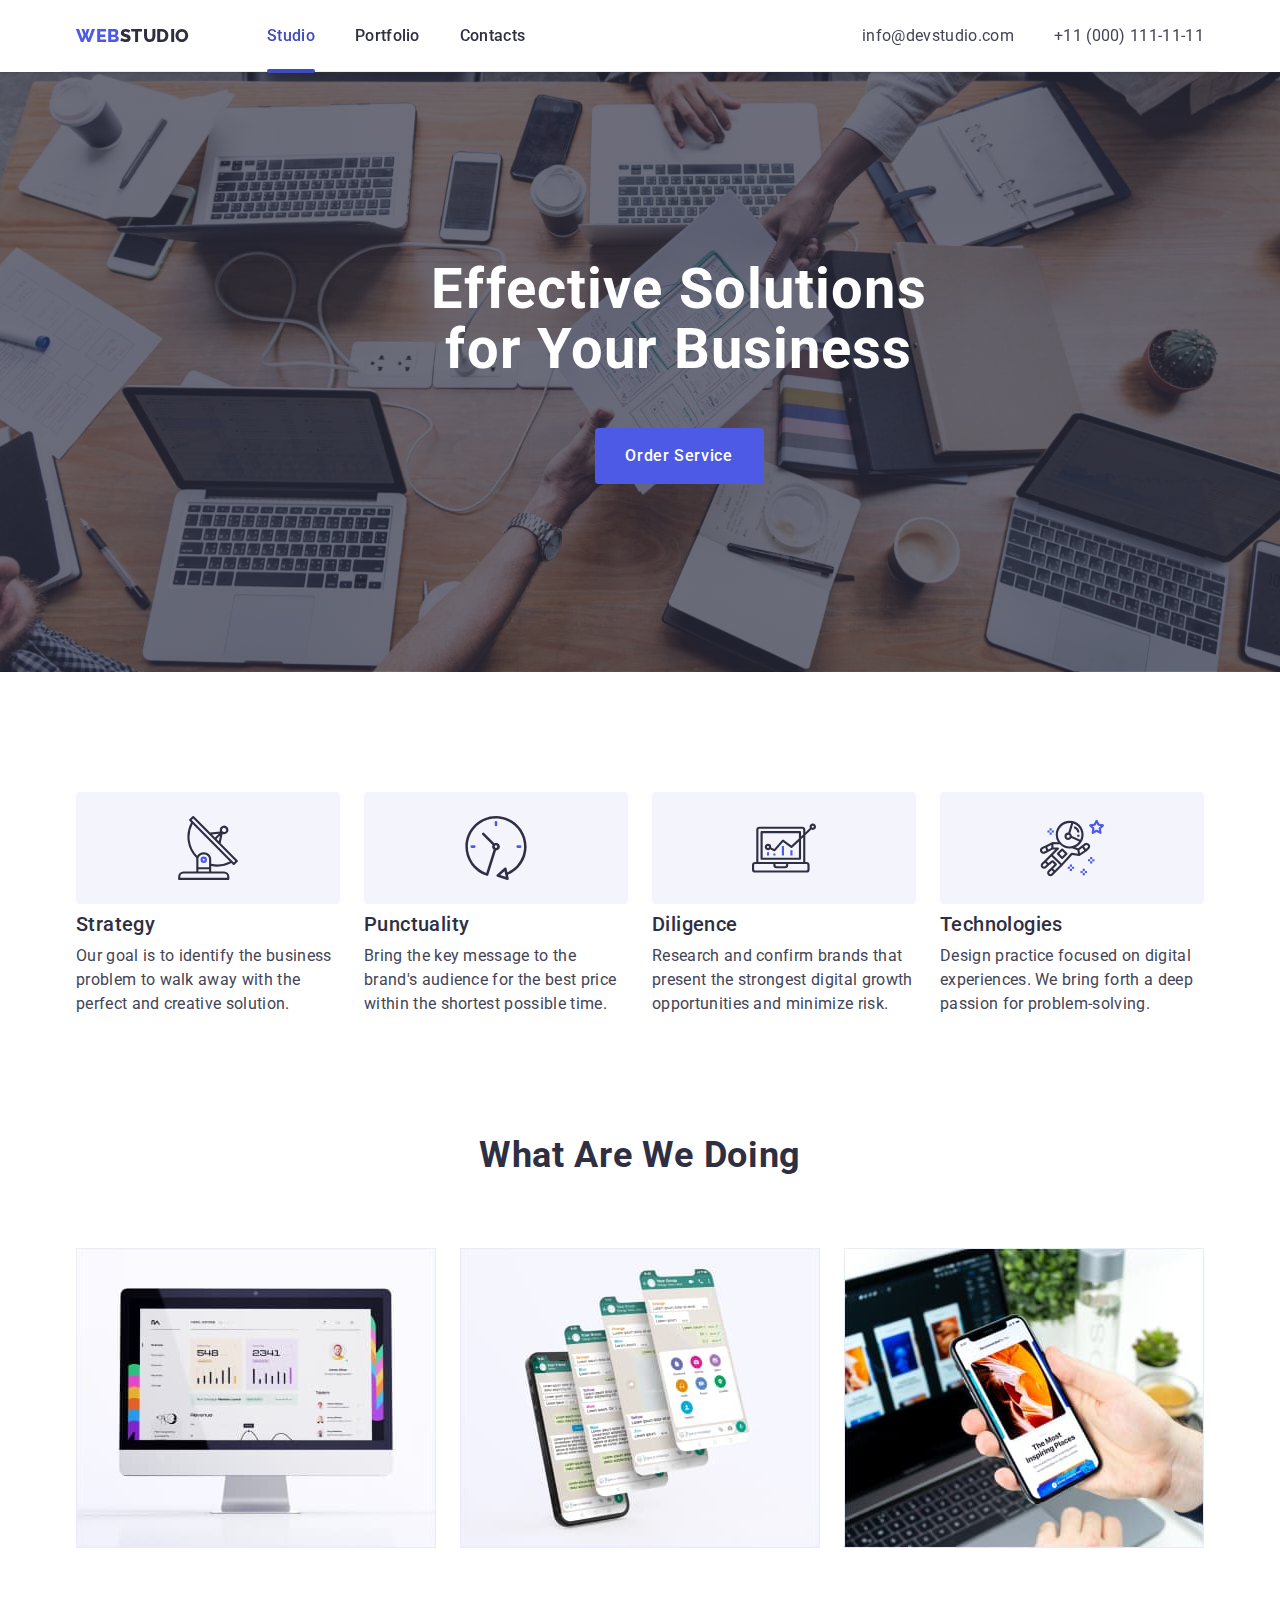
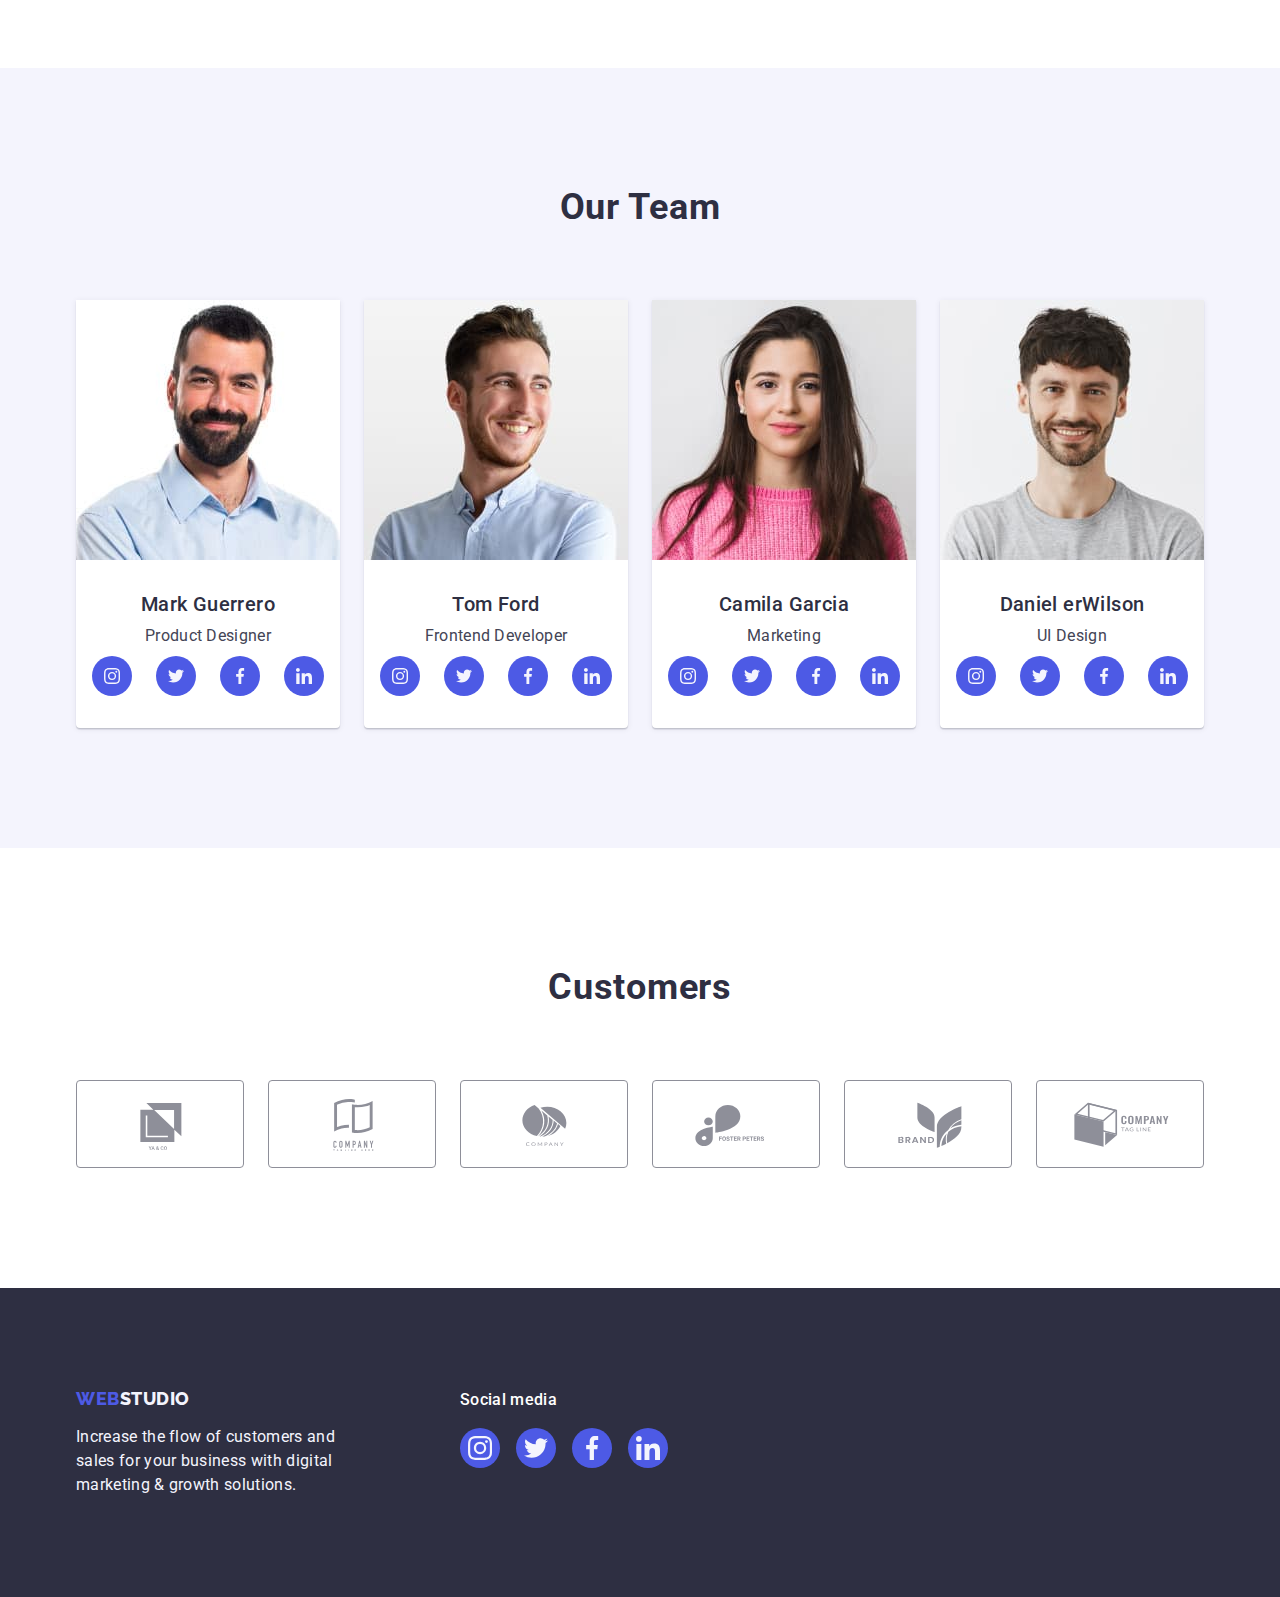
<file: index.html>
<!DOCTYPE html>
<html lang="en">
  <head>
    <meta charset="UTF-8" />
    <meta name="viewport" content="width=device-width, initial-scale=1.0" />
    <!--
      ================================
          Style normalization link
      ================================
    -->
    <link
      rel="stylesheet"
      href="https://cdn.jsdelivr.net/npm/modern-normalize@2.0.0/modern-normalize.min.css"
    />
    <!--
      ================================
          Fonts
      ================================
    -->
    <link rel="preconnect" href="https://fonts.googleapis.com" />
    <link rel="preconnect" href="https://fonts.gstatic.com" crossorigin />
    <link
      href="https://fonts.googleapis.com/css2?family=Raleway:wght@800&family=Roboto:wght@400;500;700&display=swap"
      rel="stylesheet"
    />
    <!--
        ================================
           Connecting additional pages
        ================================
      -->
    <link rel="stylesheet" href="./css/style.css" />
    <!--
        ================================
           Page's name
        ================================
      -->
    <title>Studio</title>
  </head>

  <body>
    <header class="section header">
      <!--
        ================================
           Top line
        ================================
      -->
      <div class="top-line placement-in-a-line container">
        <nav class="placement-in-a-line nav">
          <!--Logo-->
          <a class="link logo" href="./index.html">
            web<span class="logo-studio">Studio</span>
          </a>

          <ul class="placement-in-a-line list navigation-box">
            <li>
              <a class="link text-link current" href="./index.html"> Studio </a>
            </li>
            <li>
              <a class="link text-link" href="./portfolio.html"> Portfolio </a>
            </li>
            <li>
              <a class="link text-link" href=""> Contacts </a>
            </li>
          </ul>
        </nav>

        <address class="contacts">
          <ul class="list placement-in-a-line navigation-box">
            <li>
              <a class="link contact-box" href="mailto:info@devstudio.com">
                info@devstudio.com
              </a>
            </li>

            <li>
              <a class="link contact-box" href="tel:+110001111111">
                +11 (000) 111-11-11
              </a>
            </li>
          </ul>
        </address>
      </div>
    </header>

    <main>
      <!--
        =============================================
           1. Effective Solutions for Your Business
        =============================================
      -->
      <section class="title-background-box section">
        <div class="container title-box">
          <h1 class="main-title">Effective Solutions for Your Business</h1>
          <button
            data-modal-open
            class="main-button data-modal-open"
            type="button"
          >
            Order Service
          </button>
        </div>
      </section>
      <!--============================================= 
      2. Advantages
 ============================================= -->
      <section class="main-advantages-section section">
        <div class="container">
          <h2 class="visually-hidden">Advantages</h2>
          <ul class="list placement-in-a-line advantages-gap">
            <li class="advantages-card">
              <div class="icon-box">
                <svg class="advantages-icon" width="64" height="64">
                  <use href="./images/icons.svg#icon-s2-antenna"></use>
                </svg>
              </div>
              <h3 class="advantages-title">Strategy</h3>
              <p class="advantages-text">
                Our goal is to identify the business problem to walk away with
                the perfect and creative solution.
              </p>
            </li>

            <li class="advantages-card">
              <div class="icon-box">
                <svg class="advantages-icon" width="64" height="64">
                  <use href="./images/icons.svg#icon-s2-clock"></use>
                </svg>
              </div>
              <h3 class="advantages-title">Punctuality</h3>
              <p class="advantages-text">
                Bring the key message to the brand's audience for the best price
                within the shortest possible time.
              </p>
            </li>

            <li class="advantages-card">
              <div class="icon-box">
                <svg class="advantages-icon" width="64" height="64">
                  <use href="./images/icons.svg#icon-s2-diagram"></use>
                </svg>
              </div>
              <h3 class="advantages-title">Diligence</h3>
              <p class="advantages-text">
                Research and confirm brands that present the strongest digital
                growth opportunities and minimize risk.
              </p>
            </li>

            <li class="advantages-card">
              <div class="icon-box">
                <svg class="advantages-icon" width="64" height="64">
                  <use href="./images/icons.svg#icon-s2-astronaut"></use>
                </svg>
              </div>
              <h3 class="advantages-title">Technologies</h3>
              <p class="advantages-text">
                Design practice focused on digital experiences. We bring forth a
                deep passion for problem-solving.
              </p>
            </li>
          </ul>
        </div>
      </section>

      <!--
        =============================================
           3. What are we doing
        =============================================
      -->
      <section class="main-opportunities-section section">
        <div class="container">
          <h2 class="opportunities-title">What are we doing</h2>
          <ul class="list placement-in-a-line advantages-gap">
            <li class="opportunities-card">
              <img
                src="./images/main-images/rectangle171.jpg"
                alt="desktop"
                width="360"
              />
            </li>

            <li class="opportunities-card">
              <img
                src="./images/main-images/rectangle172.jpg"
                alt="mobile format"
                width="360"
              />
            </li>

            <li class="opportunities-card">
              <img
                src="./images/main-images/rectangle173.jpg"
                alt="mobile synchronized with the computer"
                width="360"
              />
            </li>
          </ul>
        </div>
      </section>

      <!--
        =============================================
           4. Our Team
        =============================================
      -->
      <section class="main-section-team section">
        <div class="container">
          <h2 class="opportunities-title">Our Team</h2>
          <ul class="list placement-in-a-line advantages-gap">
            <li class="card">
              <img
                src="./images/main-images/img01.jpg"
                alt="M.Guerrero's photo"
                width="264"
              />
              <div class="description-card">
                <h3 class="card-name">Mark Guerrero</h3>
                <p class="card-text">Product Designer</p>
                <ul
                  class="placement-in-a-line list social-links social-team-card"
                >
                  <li class="social-card-item">
                    <a
                      class="link link-team-icons"
                      href="https://www.instagram.com/"
                      target="_blank"
                    >
                      <svg class="icon" width="16" height="16">
                        <use href="./images/icons.svg#icon-f-instagram"></use>
                      </svg>
                    </a>
                  </li>

                  <li class="social-card-item">
                    <a
                      class="link link-team-icons"
                      href="https://twitter.com/"
                      target="_blank"
                    >
                      <svg class="icon" width="16" height="16">
                        <use href="./images/icons.svg#icon-f-twitter"></use>
                      </svg>
                    </a>
                  </li>

                  <li class="social-card-item">
                    <a
                      class="link link-team-icons"
                      href="https://www.facebook.com/"
                      target="_blank"
                    >
                      <svg class="icon" width="16" height="16">
                        <use href="./images/icons.svg#icon-f-facebook"></use>
                      </svg>
                    </a>
                  </li>

                  <li class="social-card-item">
                    <a
                      class="link link-team-icons"
                      href="https://www.linkedin.com/"
                      target="_blank"
                    >
                      <svg class="icon" width="16" height="16">
                        <use href="./images/icons.svg#icon-f-linkedin"></use>
                      </svg>
                    </a>
                  </li>
                </ul>
              </div>
            </li>

            <li class="card">
              <img
                src="./images/main-images/img12.jpg"
                alt="T.Ford's photo"
                width="264"
              />
              <div class="description-card">
                <h3 class="card-name">Tom Ford</h3>
                <p class="card-text">Frontend Developer</p>
                <ul
                  class="placement-in-a-line list social-links social-team-card"
                >
                  <li class="social-card-item">
                    <a
                      class="link link-team-icons"
                      href="https://www.instagram.com/"
                      target="_blank"
                    >
                      <svg class="icon" width="16" height="16">
                        <use href="./images/icons.svg#icon-f-instagram"></use>
                      </svg>
                    </a>
                  </li>

                  <li class="social-card-item">
                    <a
                      class="link link-team-icons"
                      href="https://twitter.com/"
                      target="_blank"
                    >
                      <svg class="icon" width="16" height="16">
                        <use href="./images/icons.svg#icon-f-twitter"></use>
                      </svg>
                    </a>
                  </li>

                  <li class="social-card-item">
                    <a
                      class="link link-team-icons"
                      href="https://www.facebook.com/"
                      target="_blank"
                    >
                      <svg class="icon" width="16" height="16">
                        <use href="./images/icons.svg#icon-f-facebook"></use>
                      </svg>
                    </a>
                  </li>

                  <li class="social-card-item">
                    <a
                      class="link link-team-icons"
                      href="https://www.linkedin.com/"
                      target="_blank"
                    >
                      <svg class="icon" width="16" height="16">
                        <use href="./images/icons.svg#icon-f-linkedin"></use>
                      </svg>
                    </a>
                  </li>
                </ul>
              </div>
            </li>

            <li class="card">
              <img
                src="./images/main-images/img13.jpg"
                alt="C.Garcia's photo"
                width="264"
              />
              <div class="description-card">
                <h3 class="card-name">Camila Garcia</h3>
                <p class="card-text">Marketing</p>
                <ul
                  class="placement-in-a-line list social-links social-team-card"
                >
                  <li class="social-card-item">
                    <a
                      class="link link-team-icons"
                      href="https://www.instagram.com/"
                      target="_blank"
                    >
                      <svg class="icon" width="16" height="16">
                        <use href="./images/icons.svg#icon-f-instagram"></use>
                      </svg>
                    </a>
                  </li>

                  <li class="social-card-item">
                    <a
                      class="link link-team-icons"
                      href="https://twitter.com/"
                      target="_blank"
                    >
                      <svg class="icon" width="16" height="16">
                        <use href="./images/icons.svg#icon-f-twitter"></use>
                      </svg>
                    </a>
                  </li>

                  <li class="social-card-item">
                    <a
                      class="link link-team-icons"
                      href="https://www.facebook.com/"
                      target="_blank"
                    >
                      <svg class="icon" width="16" height="16">
                        <use href="./images/icons.svg#icon-f-facebook"></use>
                      </svg>
                    </a>
                  </li>

                  <li class="social-card-item">
                    <a
                      class="link link-team-icons"
                      href="https://www.linkedin.com/"
                      target="_blank"
                    >
                      <svg class="icon" width="16" height="16">
                        <use href="./images/icons.svg#icon-f-linkedin"></use>
                      </svg>
                    </a>
                  </li>
                </ul>
              </div>
            </li>

            <li class="card">
              <img
                src="./images/main-images/img14.jpg"
                alt="D.Wilson's photo"
                width="264"
              />
              <div class="description-card">
                <h3 class="card-name">Daniel erWilson</h3>
                <p class="card-text">UI Design</p>
                <ul
                  class="placement-in-a-line list social-links social-team-card"
                >
                  <li class="social-card-item">
                    <a
                      class="link link-team-icons"
                      href="https://www.instagram.com/"
                      target="_blank"
                    >
                      <svg class="icon" width="16" height="16">
                        <use href="./images/icons.svg#icon-f-instagram"></use>
                      </svg>
                    </a>
                  </li>

                  <li class="social-card-item">
                    <a
                      class="link link-team-icons"
                      href="https://twitter.com/"
                      target="_blank"
                    >
                      <svg class="icon" width="16" height="16">
                        <use href="./images/icons.svg#icon-f-twitter"></use>
                      </svg>
                    </a>
                  </li>

                  <li class="social-card-item">
                    <a
                      class="link link-team-icons"
                      href="https://www.facebook.com/"
                      target="_blank"
                    >
                      <svg class="icon" width="16" height="16">
                        <use href="./images/icons.svg#icon-f-facebook"></use>
                      </svg>
                    </a>
                  </li>

                  <li class="social-card-item">
                    <a
                      class="link link-team-icons"
                      href="https://www.linkedin.com/"
                      target="_blank"
                    >
                      <svg class="icon" width="16" height="16">
                        <use href="./images/icons.svg#icon-f-linkedin"></use>
                      </svg>
                    </a>
                  </li>
                </ul>
              </div>
            </li>
          </ul>
        </div>
      </section>

      <!--   
        /**
          |============================
          | 5. Customers
          |============================
        */-->
      <section class="customers">
        <div class="container">
          <h2 class="opportunities-title">Customers</h2>
          <ul class="list placement-in-a-line customers-list">
            <li class="customers-link-list">
              <a class="link customers-link" href="">
                <svg class="customers-icon" width="104" height="56">
                  <use href="./images/icons.svg#icon-Logo-1"></use>
                </svg>
              </a>
            </li>

            <li class="customers-link-list">
              <a class="link customers-link" href="">
                <svg class="customers-icon" width="104" height="56">
                  <use href="./images/icons.svg#icon-Logo-2"></use>
                </svg>
              </a>
            </li>

            <li class="customers-link-list">
              <a class="link customers-link" href="">
                <svg class="customers-icon" width="104" height="56">
                  <use href="./images/icons.svg#icon-Logo-3"></use>
                </svg>
              </a>
            </li>

            <li class="customers-link-list">
              <a class="link customers-link" href="">
                <svg class="customers-icon" width="104" height="56">
                  <use href="./images/icons.svg#icon-Logo-4"></use>
                </svg>
              </a>
            </li>

            <li class="customers-link-list">
              <a class="link customers-link" href="">
                <svg class="customers-icon" width="104" height="56">
                  <use href="./images/icons.svg#icon-Logo-5"></use>
                </svg>
              </a>
            </li>

            <li class="customers-link-list">
              <a class="link customers-link" href="">
                <svg class="customers-icon" width="104" height="56">
                  <use href="./images/icons.svg#icon-Logo-6"></use>
                </svg>
              </a>
            </li>
          </ul>
        </div>
      </section>
    </main>

    <!--
      =============================================
          Footer
      =============================================
    -->
    <footer class="footer-box section">
      <div class="container placement-in-a-line footer-container">
        <div class="footer-logo-box">
          <a class="link logo logo-footer" href="./index.html">
            Web<span class="logo-studio-footer">Studio</span>
          </a>

          <p class="paragraf-box">
            Increase the flow of customers and sales for your business with
            digital marketing & growth solutions.
          </p>
        </div>

        <div>
          <p class="social-title">Social media</p>
          <ul class="placement-in-a-line list social-footer-links">
            <li class="social-links-list">
              <a
                class="link link-icons"
                href="https://www.instagram.com/"
                target="_blank"
              >
                <svg class="icon" width="24" height="24">
                  <use href="./images/icons.svg#icon-f-instagram"></use>
                </svg>
              </a>
            </li>

            <li class="social-links-list">
              <a
                class="link link-icons"
                href="https://twitter.com/"
                target="_blank"
              >
                <svg class="icon" width="24" height="24">
                  <use href="./images/icons.svg#icon-f-twitter"></use>
                </svg>
              </a>
            </li>

            <li class="social-links-list">
              <a
                class="link link-icons"
                href="https://www.facebook.com/"
                target="_blank"
              >
                <svg class="icon" width="24" height="24">
                  <use href="./images/icons.svg#icon-f-facebook"></use>
                </svg>
              </a>
            </li>

            <li class="social-links-list">
              <a
                class="link link-icons"
                href="https://www.linkedin.com/"
                target="_blank"
              >
                <svg class="icon" width="24" height="24">
                  <use href="./images/icons.svg#icon-f-linkedin"></use>
                </svg>
              </a>
            </li>
          </ul>
        </div>
      </div>
    </footer>

    <!-- Modal window. -->
    <div data-modal class="data-modal is-hidden">
      <div class="modal-card">
        <button data-modal-close type="button" class="data-modal-close">
          <svg class="icon-modal" width="8" height="8">
            <use href="./images/icons.svg#icon-close"></use>
          </svg>
        </button>
      </div>
    </div>
    <script src="./js/modal.js"></script>
  </body>
</html>
</file>
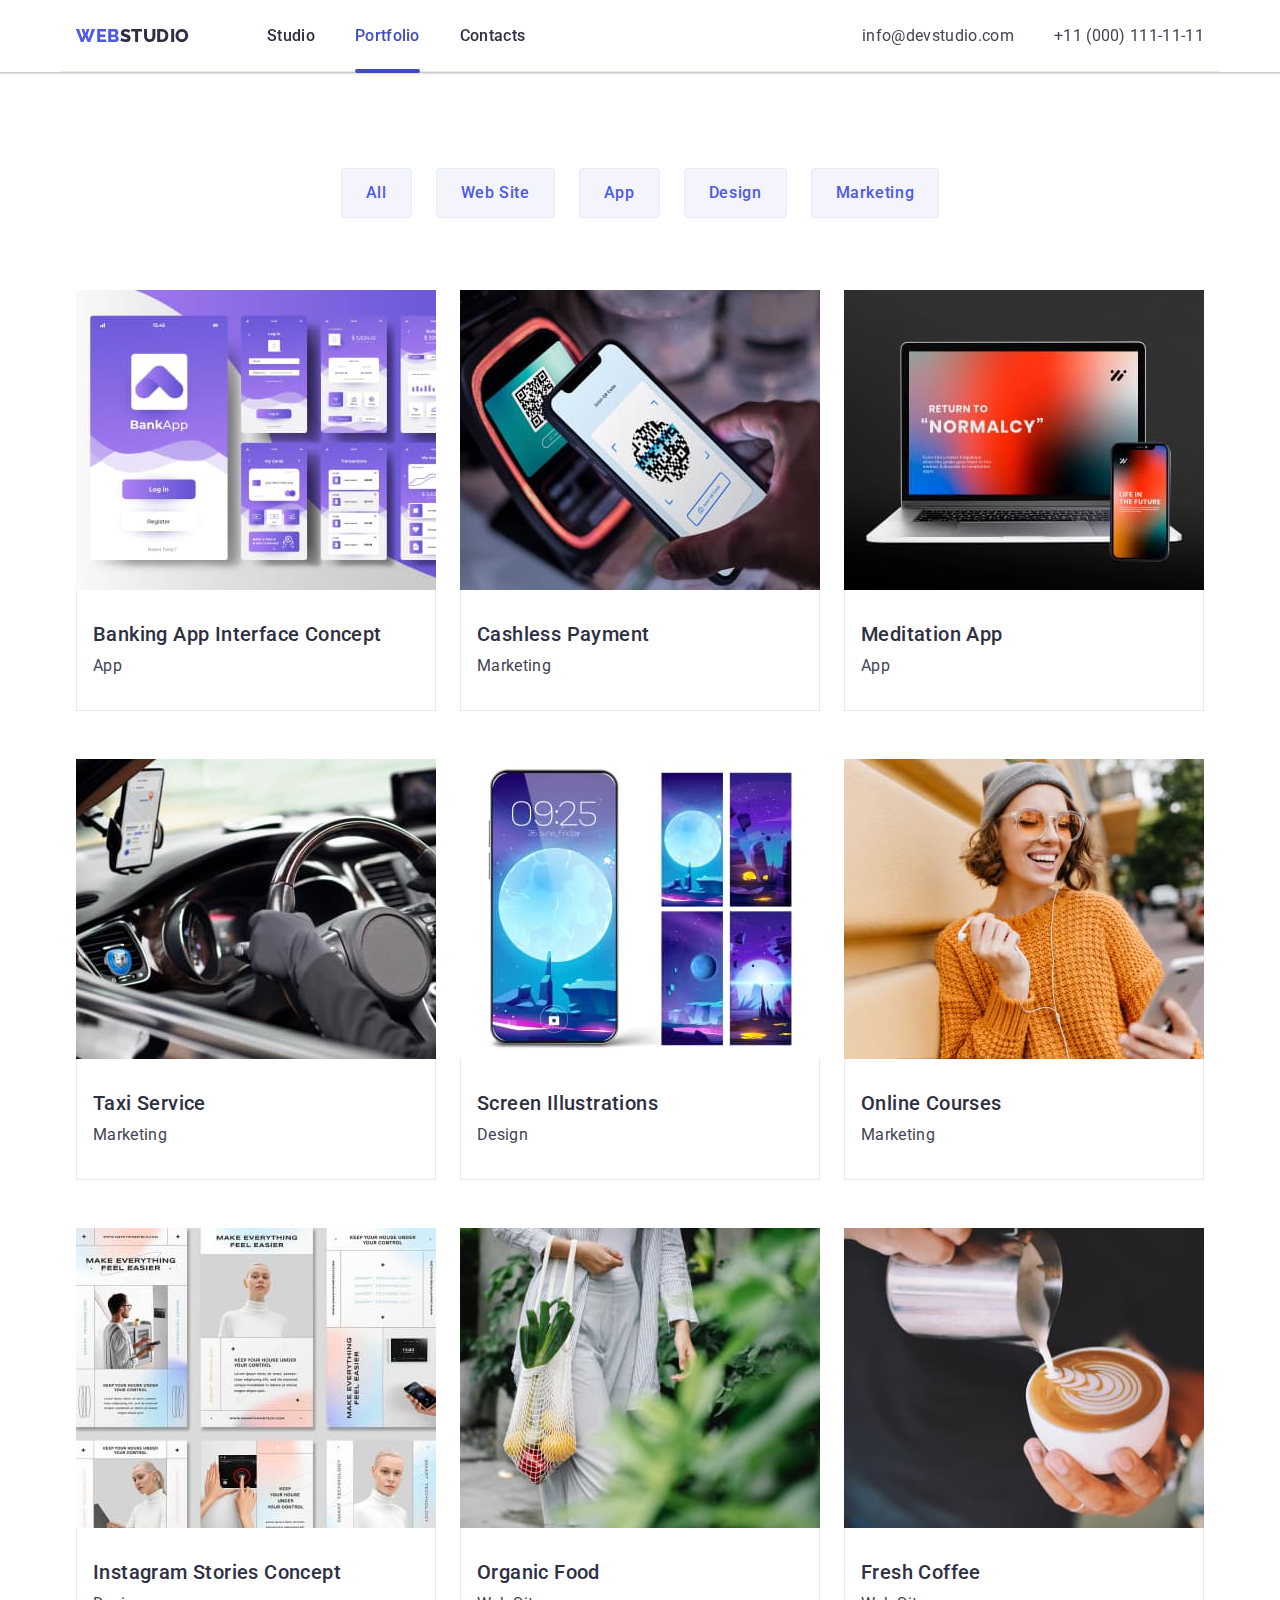
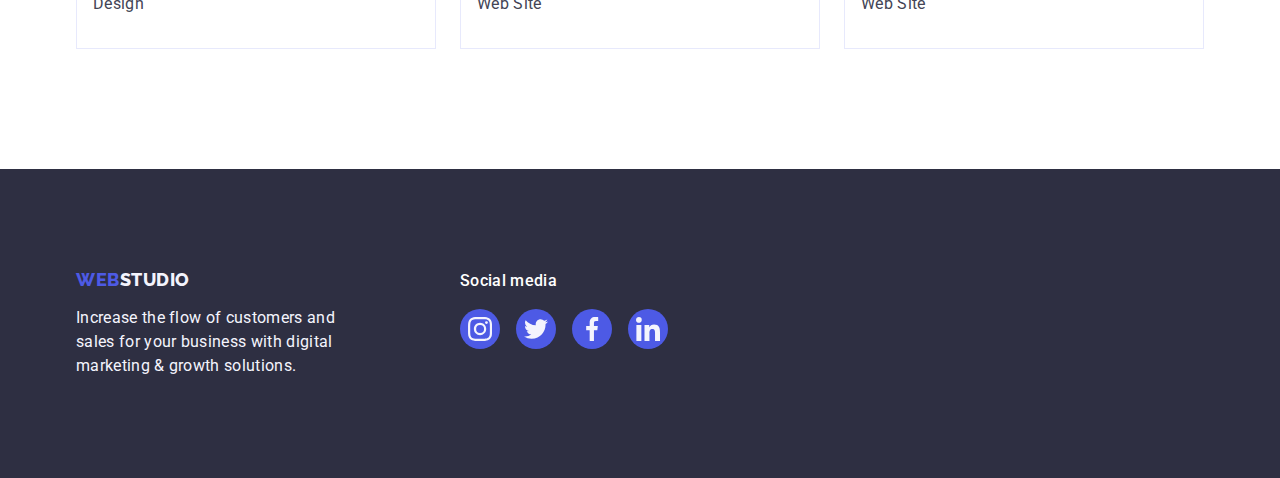
<file: portfolio.html>
<!DOCTYPE html>
<html lang="en">
  <head>
    <meta charset="UTF-8" />
    <meta name="viewport" content="width=device-width, initial-scale=1.0" />
    <!--
      ================================
          Style normalization link
      ================================
    -->
    <link
      rel="stylesheet"
      href="https://cdn.jsdelivr.net/npm/modern-normalize@2.0.0/modern-normalize.min.css"
    />
    <!--
      ================================
          Fonts
      ================================
    -->
    <link rel="preconnect" href="https://fonts.googleapis.com" />
    <link rel="preconnect" href="https://fonts.gstatic.com" crossorigin />
    <link
      href="https://fonts.googleapis.com/css2?family=Raleway:wght@800&family=Roboto:wght@400;500;700&display=swap"
      rel="stylesheet"
    />
    <!--
        ================================
           Connecting additional pages
        ================================
      -->
    <link rel="stylesheet" href="./css/style.css" />
    <!--
        ================================
           Page's name
        ================================
      -->
    <title>Portfolio</title>
  </head>

  <body>
    <header class="section header">
      <!--
        ================================
           Top line
        ================================
      -->
      <div class="top-line placement-in-a-line container">
        <nav class="placement-in-a-line nav">
          <!--Logo-->
          <a class="link logo" href="./index.html">
            web<span class="logo-studio">Studio</span>
          </a>

          <ul class="placement-in-a-line list navigation-box">
            <li>
              <a class="link text-link" href="./index.html"> Studio </a>
            </li>

            <li>
              <a class="link text-link current" href="./portfolio.html">
                Portfolio
              </a>
            </li>

            <li class="link-box">
              <a class="link text-link" href=""> Contacts </a>
            </li>
          </ul>
        </nav>

        <address class="contacts">
          <ul class="list placement-in-a-line navigation-box">
            <li>
              <a class="link contact-box" href="mailto:info@devstudio.com">
                info@devstudio.com
              </a>
            </li>

            <li>
              <a class="link contact-box" href="tel:+110001111111">
                +11 (000) 111-11-11
              </a>
            </li>
          </ul>
        </address>
      </div>
    </header>

    <main>
      <section class="section portfolio">
        <div class="container">
          <h1 class="visually-hidden">Our projects</h1>
          <!--
         ================================
             Filter
         ================================
        -->
          <ul class="list placement-in-a-line filter-button-box">
            <li>
              <button class="portfolio-button" type="button">All</button>
            </li>
            <li>
              <button class="portfolio-button" type="button">Web Site</button>
            </li>
            <li>
              <button class="portfolio-button" type="button">App</button>
            </li>
            <li>
              <button class="portfolio-button" type="button">Design</button>
            </li>
            <li>
              <button class="portfolio-button" type="button">Marketing</button>
            </li>
          </ul>

          <!--
         ================================
             Our projects
         ================================
        -->
          <ul class="list placement-in-a-line project-cards">
            <li class="card-of-project">
              <a class="link project-link" href="">
                <div class="parents-img-project">
                  <img
                    src="./images/portfolio-images/img11-1.jpg"
                    alt="Banking App Interface Concept's photo"
                    width="360"
                  />
                  <p class="project-text">
                    14 Stylish and User-Friendly App Design Concepts · Task
                    Manager App · Calorie Tracker App · Exotic Fruit Ecommerce
                    App · Cloud Storage App
                  </p>
                </div>
                <div class="description-project-card">
                  <h2 class="card-project-name">
                    Banking App Interface Concept
                  </h2>
                  <p class="card-project-text">App</p>
                </div>
              </a>
            </li>

            <li class="card-of-project">
              <a class="link project-link" href="">
                <div class="parents-img-project">
                  <img
                    class="portfolio-img"
                    src="./images/portfolio-images/img11-2.jpg"
                    alt="Cashless Payment's photo"
                    width="360"
                  />
                  <p class="project-text">
                    14 Stylish and User-Friendly App Design Concepts · Task
                    Manager App · Calorie Tracker App · Exotic Fruit Ecommerce
                    App · Cloud Storage App
                  </p>
                </div>
                <div class="description-project-card">
                  <h2 class="card-project-name">Cashless Payment</h2>
                  <p class="card-project-text">Marketing</p>
                </div>
              </a>
            </li>

            <li class="card-of-project">
              <a class="link project-link" href="">
                <div class="parents-img-project">
                  <img
                    src="./images/portfolio-images/img11-3.jpg"
                    alt="Meditation App's photo"
                    width="360"
                  />
                  <p class="project-text">
                    14 Stylish and User-Friendly App Design Concepts · Task
                    Manager App · Calorie Tracker App · Exotic Fruit Ecommerce
                    App · Cloud Storage App
                  </p>
                </div>
                <div class="description-project-card">
                  <h2 class="card-project-name">Meditation App</h2>
                  <p class="card-project-text">App</p>
                </div>
              </a>
            </li>

            <li class="card-of-project">
              <a class="link project-link" href="">
                <div class="parents-img-project">
                  <img
                    src="./images/portfolio-images/img12-1.jpg"
                    alt="Taxi Service's photo"
                    width="360"
                  />
                  <p class="project-text">
                    14 Stylish and User-Friendly App Design Concepts · Task
                    Manager App · Calorie Tracker App · Exotic Fruit Ecommerce
                    App · Cloud Storage App
                  </p>
                </div>
                <div class="description-project-card">
                  <h2 class="card-project-name">Taxi Service</h2>
                  <p class="card-project-text">Marketing</p>
                </div>
              </a>
            </li>

            <li class="card-of-project">
              <a class="link project-link" href="">
                <div class="parents-img-project">
                  <img
                    src="./images/portfolio-images/img12-2.jpg"
                    alt="Screen Illustrations's photo"
                    width="360"
                  />
                  <p class="project-text">
                    14 Stylish and User-Friendly App Design Concepts · Task
                    Manager App · Calorie Tracker App · Exotic Fruit Ecommerce
                    App · Cloud Storage App
                  </p>
                </div>
                <div class="description-project-card">
                  <h2 class="card-project-name">Screen Illustrations</h2>
                  <p class="card-project-text">Design</p>
                </div>
              </a>
            </li>

            <li class="card-of-project">
              <a class="link project-link" href="">
                <div class="parents-img-project">
                  <img
                    src="./images/portfolio-images/img12-3.jpg"
                    alt="Online Courses's photo"
                    width="360"
                  />
                  <p class="project-text">
                    14 Stylish and User-Friendly App Design Concepts · Task
                    Manager App · Calorie Tracker App · Exotic Fruit Ecommerce
                    App · Cloud Storage App
                  </p>
                </div>
                <div class="description-project-card">
                  <h2 class="card-project-name">Online Courses</h2>
                  <p class="card-project-text">Marketing</p>
                </div>
              </a>
            </li>

            <li class="card-of-project">
              <a class="link project-link" href="">
                <div class="parents-img-project">
                  <img
                    src="./images/portfolio-images/img13-1.jpg"
                    alt="Instagram Stories Concept's photo"
                    width="360"
                  />
                  <p class="project-text">
                    14 Stylish and User-Friendly App Design Concepts · Task
                    Manager App · Calorie Tracker App · Exotic Fruit Ecommerce
                    App · Cloud Storage App
                  </p>
                </div>
                <div class="description-project-card">
                  <h2 class="card-project-name">Instagram Stories Concept</h2>
                  <p class="card-project-text">Design</p>
                </div>
              </a>
            </li>

            <li class="card-of-project">
              <a class="link project-link" href="">
                <div class="parents-img-project">
                  <img
                    src="./images/portfolio-images/img13-2.jpg"
                    alt="Organic Food's photo"
                    width="360"
                  />
                  <p class="project-text">
                    14 Stylish and User-Friendly App Design Concepts · Task
                    Manager App · Calorie Tracker App · Exotic Fruit Ecommerce
                    App · Cloud Storage App
                  </p>
                </div>
                <div class="description-project-card">
                  <h2 class="card-project-name">Organic Food</h2>
                  <p class="card-project-text">Web Site</p>
                </div>
              </a>
            </li>

            <li class="card-of-project">
              <a class="link project-link" href="">
                <div class="parents-img-project">
                  <img
                    src="./images/portfolio-images/img13-3.jpg"
                    alt="Fresh Coffee's photo"
                    width="360"
                  />
                  <p class="project-text">
                    14 Stylish and User-Friendly App Design Concepts · Task
                    Manager App · Calorie Tracker App · Exotic Fruit Ecommerce
                    App · Cloud Storage App
                  </p>
                </div>
                <div class="description-project-card">
                  <h2 class="card-project-name">Fresh Coffee</h2>
                  <p class="card-project-text">Web Site</p>
                </div>
              </a>
            </li>
          </ul>
        </div>
      </section>
    </main>

    <!--
      ================================
          Footer
      ================================
    -->
    <footer class="footer-box section">
      <div class="container placement-in-a-line footer-container">
        <div class="footer-logo-box">
          <a class="link logo logo-footer" href="./index.html">
            Web<span class="logo-studio-footer">Studio</span>
          </a>

          <p class="paragraf-box">
            Increase the flow of customers and sales for your business with
            digital marketing & growth solutions.
          </p>
        </div>

        <div>
          <p class="social-title">Social media</p>
          <ul class="placement-in-a-line list social-footer-links">
            <li class="social-links-list">
              <a
                class="link link-icons"
                href="https://www.instagram.com/"
                target="_blank"
              >
                <svg class="icon" width="24" height="24">
                  <use href="./images/icons.svg#icon-f-instagram"></use>
                </svg>
              </a>
            </li>

            <li class="social-links-list">
              <a
                class="link link-icons"
                href="https://twitter.com/"
                target="_blank"
              >
                <svg class="icon" width="24" height="24">
                  <use href="./images/icons.svg#icon-f-twitter"></use>
                </svg>
              </a>
            </li>

            <li class="social-links-list">
              <a
                class="link link-icons"
                href="https://www.facebook.com/"
                target="_blank"
              >
                <svg class="icon" width="24" height="24">
                  <use href="./images/icons.svg#icon-f-facebook"></use>
                </svg>
              </a>
            </li>

            <li class="social-links-list">
              <a
                class="link link-icons"
                href="https://www.linkedin.com/"
                target="_blank"
              >
                <svg class="icon" width="24" height="24">
                  <use href="./images/icons.svg#icon-f-linkedin"></use>
                </svg>
              </a>
            </li>
          </ul>
        </div>
      </div>
    </footer>
  </body>
</html>
</file>
<file: css/style.css>
:root {
  --cloud: #f4f4fd;
  --cornflower: #e7e9fc;
  --dairy: #fcfcfc;
  --iris: #4d5ae5;
  --green: #31d0aa;
  --light-slate: #8e8f99;
  --navy-blue: #2e2f42;
  --ocean: #404bbf;
  --white: #fff;
  --slate: #434455;
}

/**
  |============================
  | Base styles
  |============================
*/
body {
  font-family: "Roboto", sans-serif;
  color: var(--slate);
  background: var(--white);
}

*,
*::before,
*::after {
  box-sizing: border-box;
}

.container {
  width: 1158px;
  margin: 0 auto;
  padding: 0 15px;
}

.link {
  text-decoration: none;
}

.list {
  list-style: none;
}

.placement-in-a-line {
  display: flex;
  flex-direction: row;
}

h1,
h2,
h3,
h4,
h5,
h6,
p {
  margin-top: 0;
  margin-bottom: 0;
}

ul,
ol {
  margin-top: 0;
  margin-bottom: 0;
  padding-left: 0;
}

.section {
  margin: 0;
}

img {
  display: block;
  max-width: 100%;
}

.visually-hidden {
  position: absolute;
  width: 1px;
  height: 1px;
  margin: -1px;
  border: 0;
  padding: 0;

  white-space: nowrap;
  clip-path: inset(100%);
  clip: rect(0 0 0 0);
  overflow: hidden;
}

/*
=========================================
      Header
=========================================
*/
.header {
  position: sticky;
  top: 0;
  background-color: var(--white);
  box-shadow: 0px 2px 1px rgba(46, 47, 66, 0.08),
    0px 1px 1px rgba(46, 47, 66, 0.16), 0px 1px 6px rgba(46, 47, 66, 0.08);
}

.top-line {
  display: flex;
  height: 72px;
  align-items: center;
  justify-content: space-between;
  border-bottom: 1px solid #e7e9fc;
}

.nav {
  align-items: center;
}

.logo {
  width: 115px;
  margin-right: 76px;
  font-family: "Raleway", sans-serif;
  font-weight: 800;
  font-size: 18px;
  line-height: 1.17;
  letter-spacing: 0.03em;
  text-transform: uppercase;
  color: var(--iris);
}

.logo-studio {
  color: var(--navy-blue);
}

.navigation-box {
  gap: 40px;
}

.text-link {
  display: block;
  align-items: center;
  justify-content: center;
  position: relative;
  padding: 24px 0;
  font-weight: 500;
  font-size: 16px;
  line-height: 1.5;
  letter-spacing: 0.02em;
  color: var(--navy-blue);
  transition: color 250ms cubic-bezier(0.4, 0, 0.2, 1);
}

.text-link:hover,
.text-link:focus {
  color: var(--ocean);
}

.text-link.current {
  color: var(--ocean);
}

.text-link.current::after {
  content: "";
  position: absolute;
  left: 0;
  bottom: -1px;
  width: 100%;
  height: 4px;
  border-radius: 2px;
  background-color: var(--ocean);
}

.text-link .contacts {
  font-style: normal;
}

.contacts {
  font-style: normal;
}

.contact-box {
  font-size: 16px;
  line-height: 1.5;
  letter-spacing: 0.02em;
  color: var(--slate);
  transition: color 250ms cubic-bezier(0.4, 0, 0.2, 1);
}

.contact-box:hover,
.contact-box:focus {
  color: var(--ocean);
}

/* Main
=============================================
   1. Effective Solutions for Your Business
=============================================
*/
.title-background-box {
  max-width: 1440px;
  margin: 0 auto;
  padding: 188px 0;
  background: var(--navy-blue);
  background-image: linear-gradient(
      to bottom,
      rgba(46, 47, 66, 0.7),
      rgba(46, 47, 66, 0.7)
    ),
    url(../images/main-images/people-office.jpg);
  background-repeat: no-repeat;
  background-position: center;
  background-size: cover;
}

.title-box {
  width: 1358px;
  padding: 188px auto;
}

.main-title {
  max-width: 496px;
  margin-right: auto;
  margin-left: auto;
  margin-bottom: 48px;
  font-size: 56px;
  line-height: 1.07;
  text-align: center;
  letter-spacing: 0.02em;
  color: var(--white);
}

.main-button {
  display: block;
  min-width: 169px;
  height: 56px;
  margin-right: auto;
  margin-left: auto;
  font-family: "Roboto", sans-serif;
  font-weight: 500;
  font-size: 16px;
  line-height: 1.5;
  letter-spacing: 0.04em;
  color: var(--white);
  border: none;
  background-color: var(--iris);
  border-radius: 4px;
  cursor: pointer;
  transition: background-color 250ms cubic-bezier(0.4, 0, 0.2, 1);
}

.main-button:hover,
.main-button:focus {
  background-color: var(--ocean);
  cursor: pointer;
}

/* 
=============================================
   2. Advantages
=============================================
*/
.main-advantages-section {
  padding: 120px 0;
}

.advantages-gap {
  gap: 24px;
}

.icon-box {
  display: flex;
  width: 264px;
  height: 112px;
  margin-bottom: 8px;
  align-items: center;
  justify-content: center;
  background-color: var(--cloud);
  border-radius: 4px;
  margin-bottom: 8px;
}

.advantages-card {
  width: calc((100% - 72px) / 4);
}

.advantages-title {
  margin-bottom: 8px;
  font-weight: 500;
  font-size: 20px;
  line-height: 1.2;
  letter-spacing: 0.02em;
  color: var(--navy-blue);
}

.advantages-text {
  font-size: 16px;
  line-height: 1.5;
  letter-spacing: 0.02em;
  color: var(--slate);
}

/* 
=============================================
   3. What are we doing
=============================================
*/
.main-opportunities-section {
  padding-bottom: 120px;
}

.opportunities-title {
  margin-bottom: 72px;
  font-size: 36px;
  line-height: 1.11;
  text-align: center;
  letter-spacing: 0.02em;
  text-transform: capitalize;
  color: var(--navy-blue);
}

/* 
=============================================
   4. Our Team
=============================================
*/
.main-section-team {
  padding-top: 120px;
  padding-bottom: 120px;
  background-color: var(--cloud);
}

.card {
  box-shadow: 0px 1px 6px rgba(46, 47, 66, 0.08),
    0px 1px 1px rgba(46, 47, 66, 0.16), 0px 2px 1px rgba(46, 47, 66, 0.08);
  border-radius: 0px 0px 4px 4px;
  text-align: center;
  background-color: var(--white);
  transition: background-color 250ms cubic-bezier(0.4, 0, 0.2, 1);
}

.description-card {
  padding: 32px 0;
}

.card-name {
  margin-bottom: 8px;
  font-size: 20px;
  font-weight: 500;
  line-height: 1.2;
  letter-spacing: 0.02em;
  text-align: center;
  color: var(--navy-blue);
}

.card-text {
  margin-bottom: 8px;
  font-size: 16px;
  line-height: 1.5;
  letter-spacing: 0.02em;
  text-align: center;
  color: var(--slate);
}

.social-team-card {
  align-items: center;
  justify-content: center;
  gap: 24px;
}

.social-card-item {
  width: 40px;
  height: 40px;
}

.link-team-icons {
  display: flex;
  align-items: center;
  justify-content: center;
  width: 100%;
  height: 100%;
  border-radius: 50%;
  fill: var(--cloud);
  background-color: var(--iris);
  transition: background-color 250ms cubic-bezier(0.4, 0, 0.2, 1);
}

.link-team-icons:hover,
.link-team-icons:focus {
  background-color: var(--ocean);
}

.icon {
  fill: var(--cloud);
}

/**
  |============================
  | 5. Customers
  |============================
*/

.customers {
  padding: 120px 0;
}

.customers-list {
  gap: 24px;
}

.customers-link-list {
  width: calc((100% - 120px) / 6);
  height: 88px;
}

.customers-link {
  width: 100%;
  height: 100%;
  border: 1px solid var(--light-slate);
  border-radius: 4px;
  display: flex;
  justify-content: center;
  align-items: center;
  color: var(--light-slate);
  fill: var(--light-slate);
  transition: border-color 250ms cubic-bezier(0.4, 0, 0.2, 1),
    color 250ms cubic-bezier(0.4, 0, 0.2, 1);
}

.customers-link:hover,
.customers-link:focus {
  fill: var(--ocean);
  color: var(--ocean);
  border-color: var(--ocean);
}
/* 
=============================================
   Portfolio
=============================================
*/
.portfolio {
  padding-top: 96px;
  padding-bottom: 120px;
}

.filter-button-box {
  margin-bottom: 72px;
  gap: 24px;
  justify-content: center;
}

.portfolio-button {
  display: block;
  padding: 12px 24px 12px 24px;
  font-family: "Roboto", sans-serif;
  font-weight: 500;
  font-size: 16px;
  line-height: 1.5;
  letter-spacing: 0.04em;
  color: var(--iris);
  background-color: var(--cloud);
  border-radius: 4px;
  border: 1px solid var(--cornflower);
  transition: color 250ms cubic-bezier(0.4, 0, 0.2, 1),
    background-color 250ms cubic-bezier(0.4, 0, 0.2, 1),
    border-color 250ms cubic-bezier(0.4, 0, 0.2, 1),
    box-shadow 250ms cubic-bezier(0.4, 0, 0.2, 1);
}

.portfolio-button:hover,
.portfolio-button:focus {
  color: var(--white);
  background-color: var(--ocean);
  cursor: pointer;
  border: 1px solid transparent;

  box-shadow: 0px 3px 1px rgba(0, 0, 0, 0.1), 0px 2px 1px rgba(0, 0, 0, 0.08),
    0px 2px 2px rgba(0, 0, 0, 0.12);
}

.project-cards {
  flex-wrap: wrap;
  column-gap: 24px;
  row-gap: 48px;
}

.card-of-project {
}

.project-link {
  display: block;
  transition: box-shadow 250ms cubic-bezier(0.4, 0, 0.2, 1);
}

.project-link:hover,
.project-link:focus {
  box-shadow: 0px 1px 6px rgba(46, 47, 66, 0.08),
    0px 1px 1px rgba(46, 47, 66, 0.16), 0px 2px 1px rgba(46, 47, 66, 0.08);
}

.parents-img-project {
  position: relative;
  overflow: hidden;
}

.project-link:hover .project-text,
.project-link:focus .project-text {
  box-shadow: 0px 1px 6px rgba(46, 47, 66, 0.08),
    0px 1px 1px rgba(46, 47, 66, 0.16), 0px 2px 1px rgba(46, 47, 66, 0.08);
  transform: translateY(0%);
}

.project-text {
  position: absolute;
  top: 0;
  left: 0;
  width: 100%;
  height: 100%;
  transform: translateY(100%);
  transition: transform 250ms cubic-bezier(0.4, 0, 0.2, 1);
  padding: 40px 32px;
  font-size: 16px;
  line-height: 1.5;
  letter-spacing: 0.02em;
  color: var(--cloud);
  background: var(--iris);
}

.card-of-project:hover .project-text,
.card-of-project:focus .project-text {
  transform: translateY(0);
}

.description-project-card {
  padding: 32px 16px;
  border: 1px solid var(--cornflower);
  border-top: none;
}

.filter-button-box {
}
.card-project-name {
  margin-bottom: 8px;
  font-size: 20px;
  font-weight: 500;
  line-height: 1.2;
  letter-spacing: 0.02em;
  color: var(--navy-blue);
}

.card-project-text {
  font-size: 16px;
  line-height: 1.5;
  letter-spacing: 0.02em;
  color: var(--slate);
}

/* 
=============================================
   Footer
=============================================
*/
.footer-box {
  padding: 100px 0;
}

.footer-container {
  align-items: baseline;
}

.footer-logo-box {
  margin-right: 120px;
}

.logo-footer {
  display: inline-block;
  margin-bottom: 16px;
}

.logo-studio-footer {
  color: var(--cloud);
}

.footer-box {
  background: var(--navy-blue);
}

.paragraf-box {
  width: 264px;
  line-height: 1.5;
  letter-spacing: 0.02em;
  color: var(--cloud);
}

.social-title {
  margin-bottom: 16px;
  font-size: 16px;
  font-weight: 500;
  line-height: 1.5;
  letter-spacing: 0.02em;
  color: var(--white);
}

.social-footer-links {
  display: flex;
  gap: 16px;
  flex-shrink: 0;
  align-self: flex-end;
}

.social-footer-links .link-icons {
  display: flex;
  justify-content: center;
  align-items: center;
  width: 40px;
  height: 40px;
  border-radius: 50%;
  fill: var(--cloud);
  background-color: var(--iris);
  transition: background-color 250ms cubic-bezier(0.4, 0, 0.2, 1);
}

.link-icons:hover,
.link-icons:focus {
  background-color: var(--green);
}

/**
  |============================
  | Modal window
  |============================
*/

.data-modal {
  position: fixed;
  top: 0;
  left: 0;
  width: 100%;
  height: 100%;
  background-color: rgba(46, 47, 66, 0.4);
  transition: opacity 250ms cubic-bezier(0.4, 0, 0.2, 1),
    visibility 250ms cubic-bezier(0.4, 0, 0.2, 1);
}

.is-hidden {
  opacity: 0;
  visibility: hidden;
  pointer-events: none;
}

.modal-card {
  position: absolute;
  top: 50%;
  left: 50%;
  transform: translate(-50%, -50%) scale(1);
  width: 408px;
  min-height: 584px;
  background: var(--dairy);
  box-shadow: 0px 1px 1px rgba(0, 0, 0, 0.14), 0px 1px 3px rgba(0, 0, 0, 0.12),
    0px 2px 1px rgba(0, 0, 0, 0.2);
  border-radius: 4px;
  transition: transform 250ms cubic-bezier(0.4, 0, 0.2, 1);
}

.data-modal-close {
  position: absolute;
  top: 24px;
  right: 24px;
  width: 24px;
  height: 24px;
  border-radius: 50%;
  display: flex;
  align-items: center;
  justify-content: center;
  background-color: var(--cornflower);
  border: 1px solid rgba(0, 0, 0, 0.1);
  padding: 0;
  cursor: pointer;
  transition: background-color 250ms cubic-bezier(0.4, 0, 0.2, 1),
    border 250ms cubic-bezier(0.4, 0, 0.2, 1);
}

.data-modal-close:hover,
.data-modal-close:focus {
  background-color: var(--ocean);
  border: none;
  fill: var(--white);
}

.icon-modal {
  scale: 3;
  transition: fill 250ms cubic-bezier(0.4, 0, 0.2, 1);
}

.icon-modal:hover,
.icon-modal:focus {
  fill: var(--white);
  fill: #ffffff;
}
</file>
